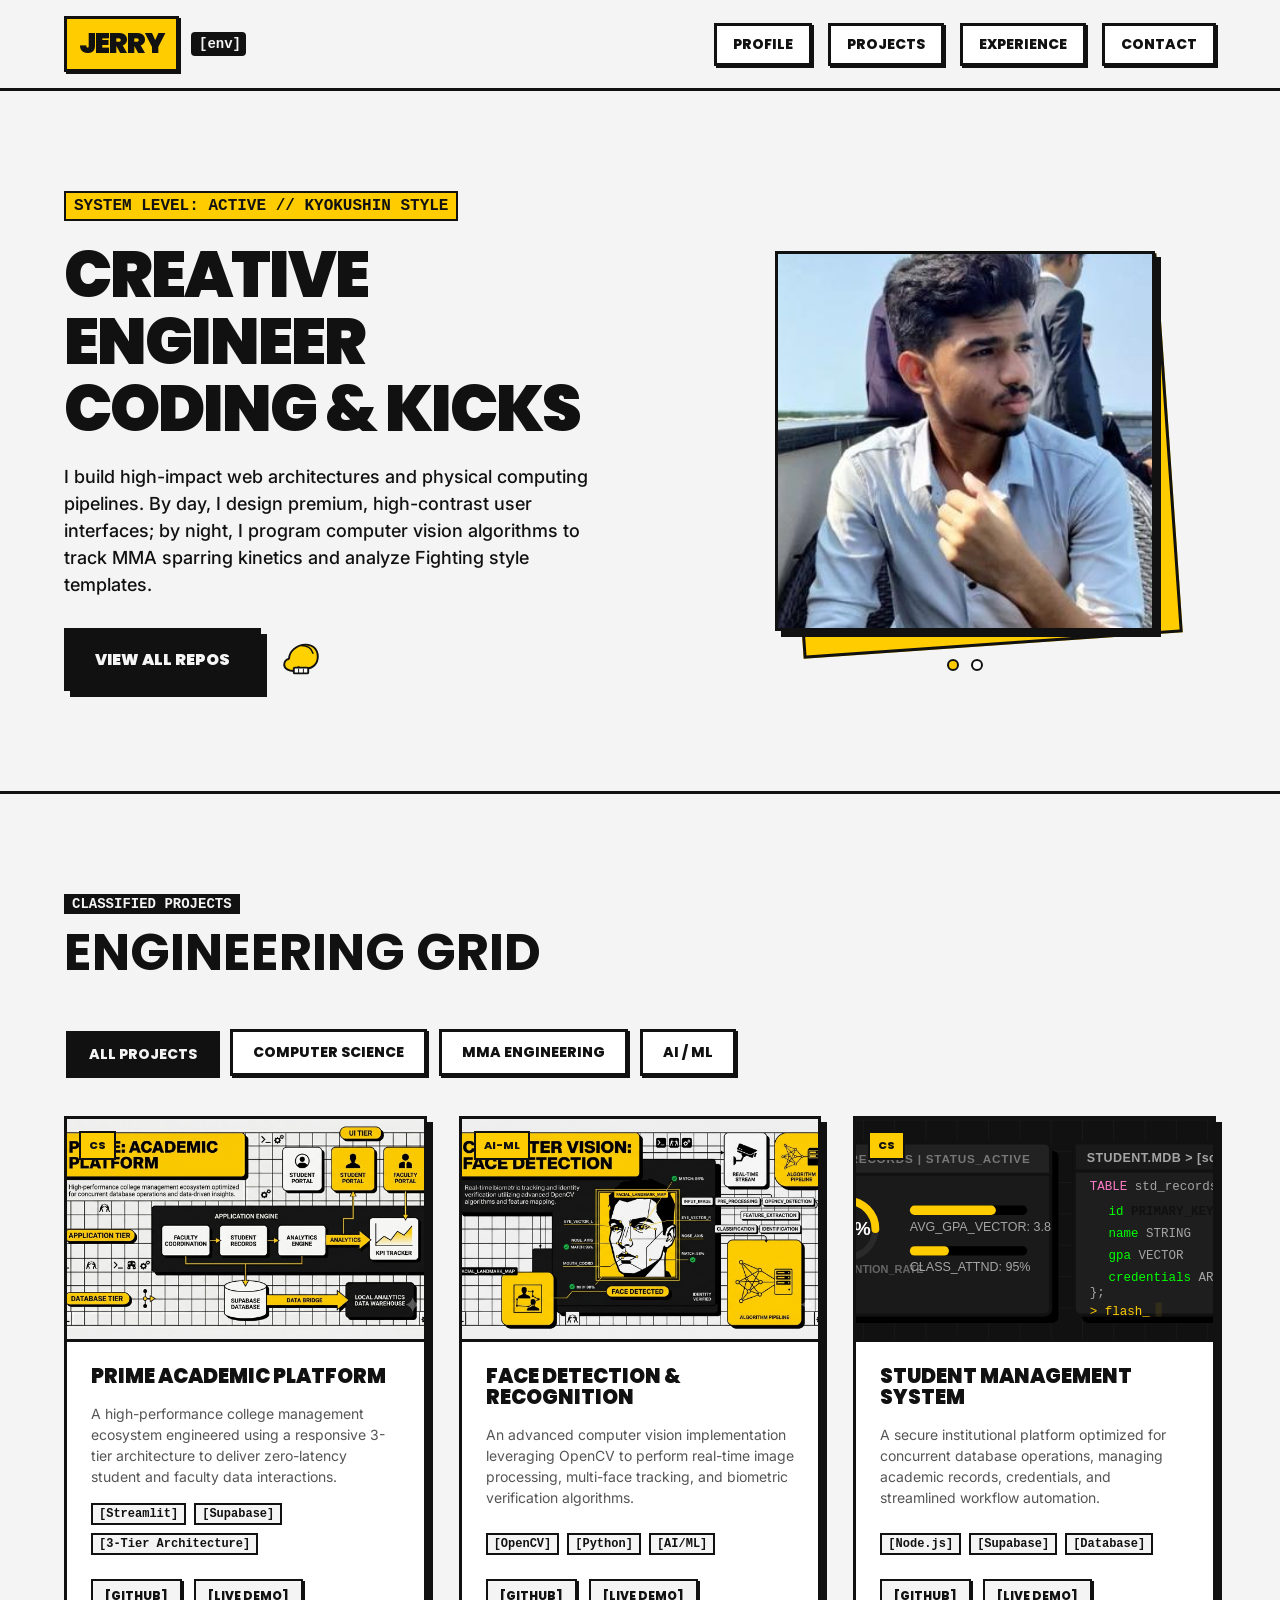
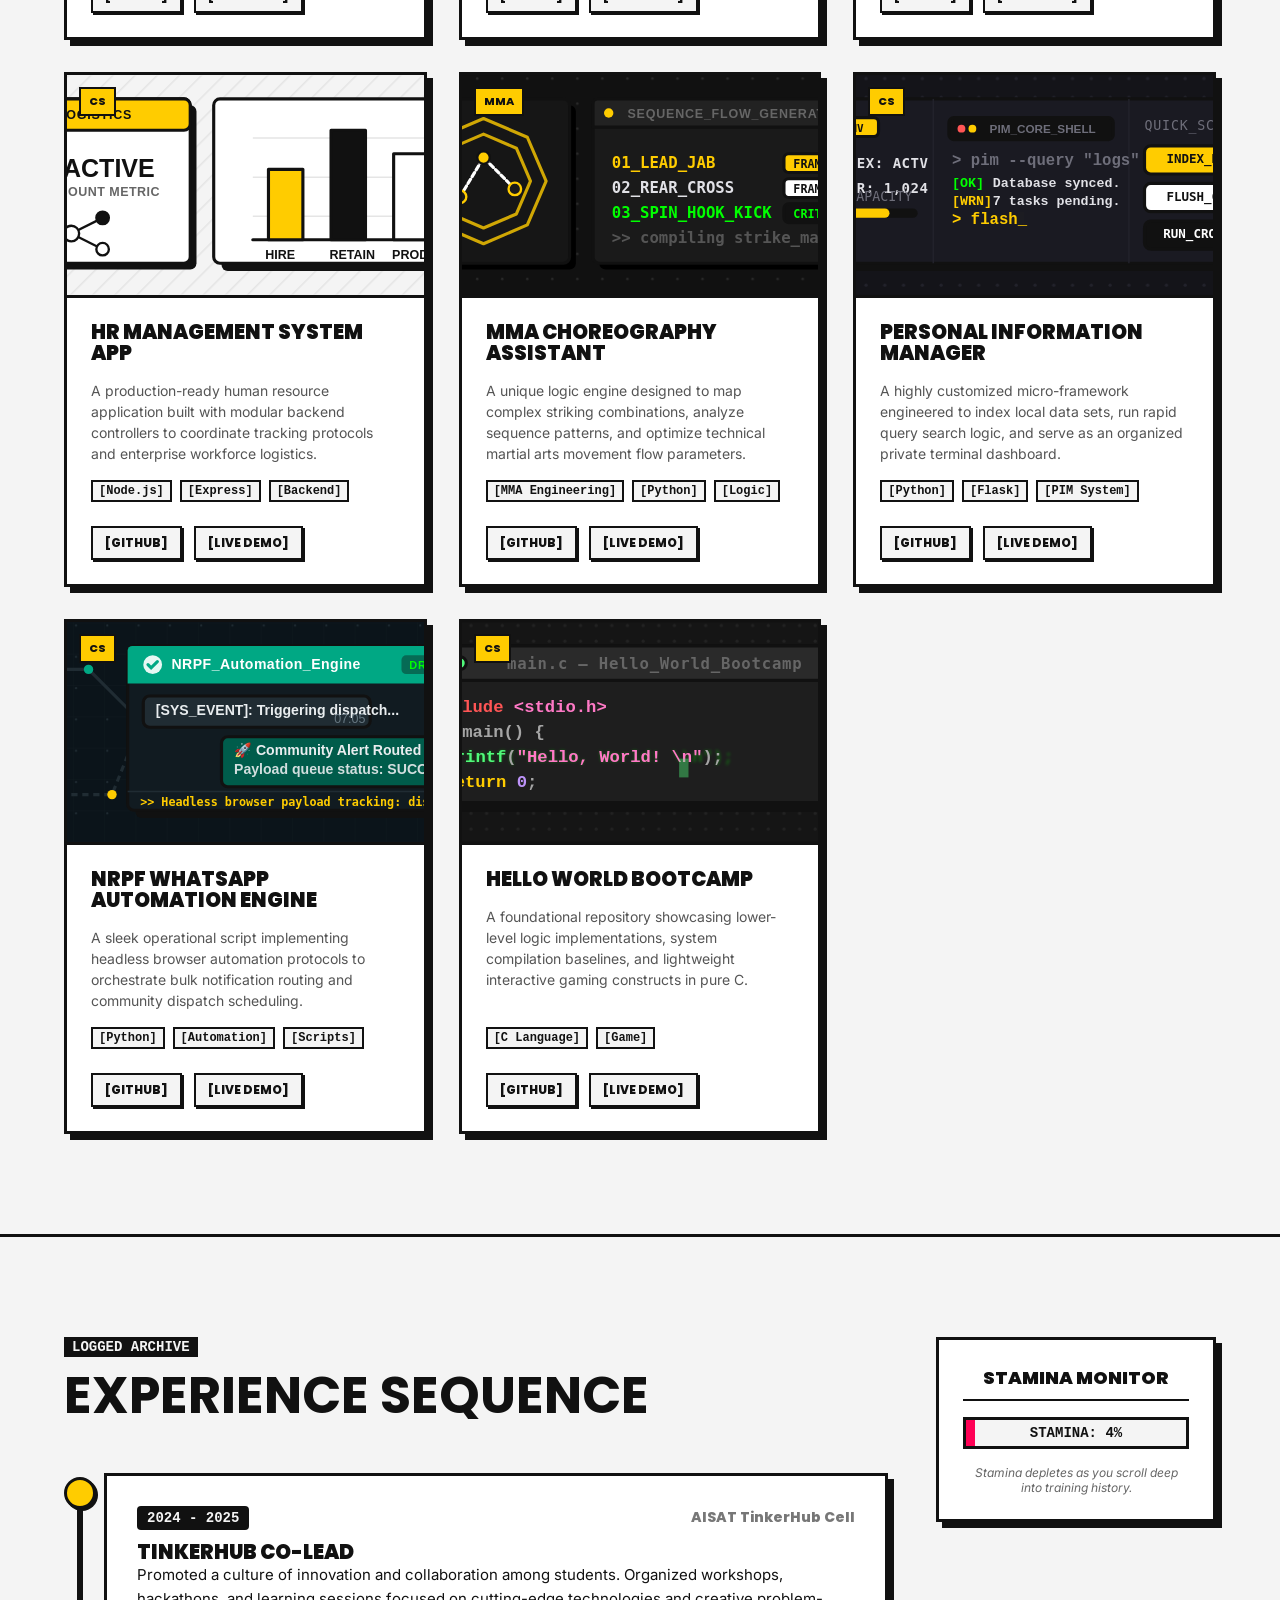
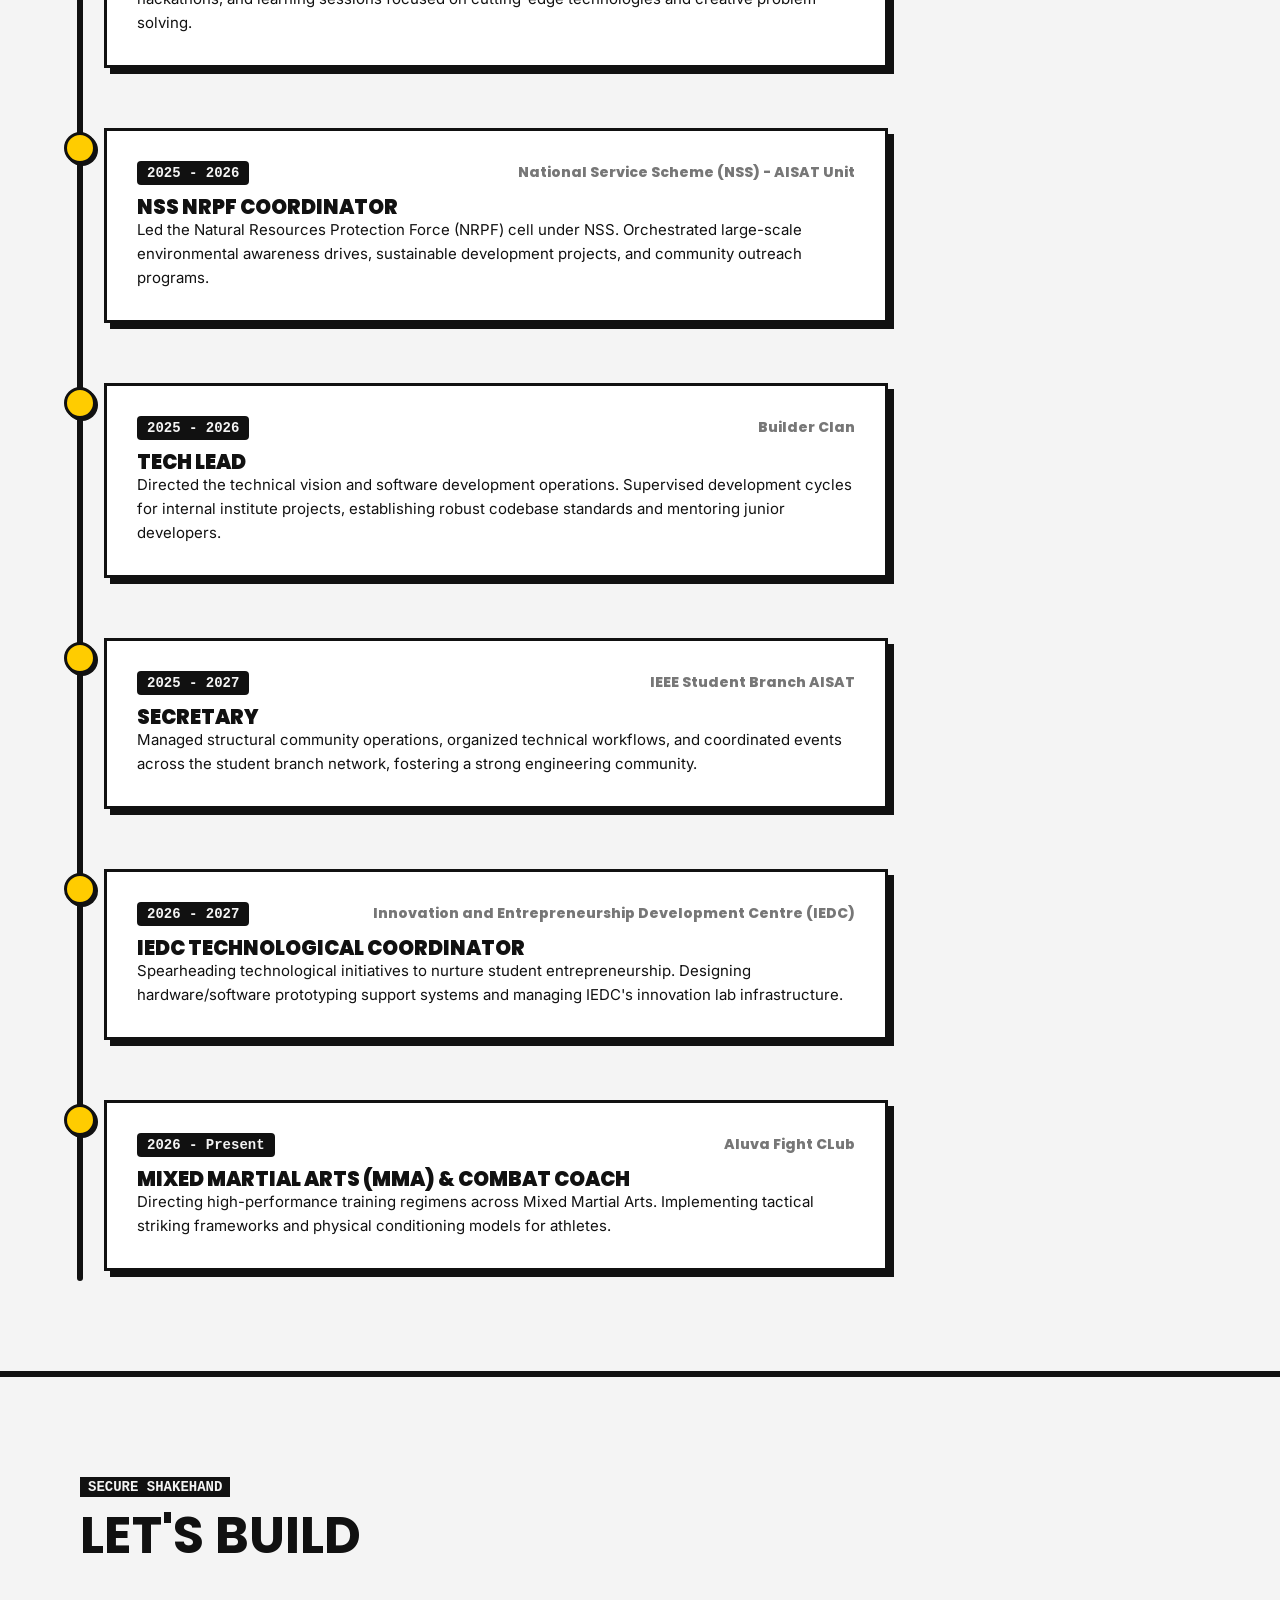
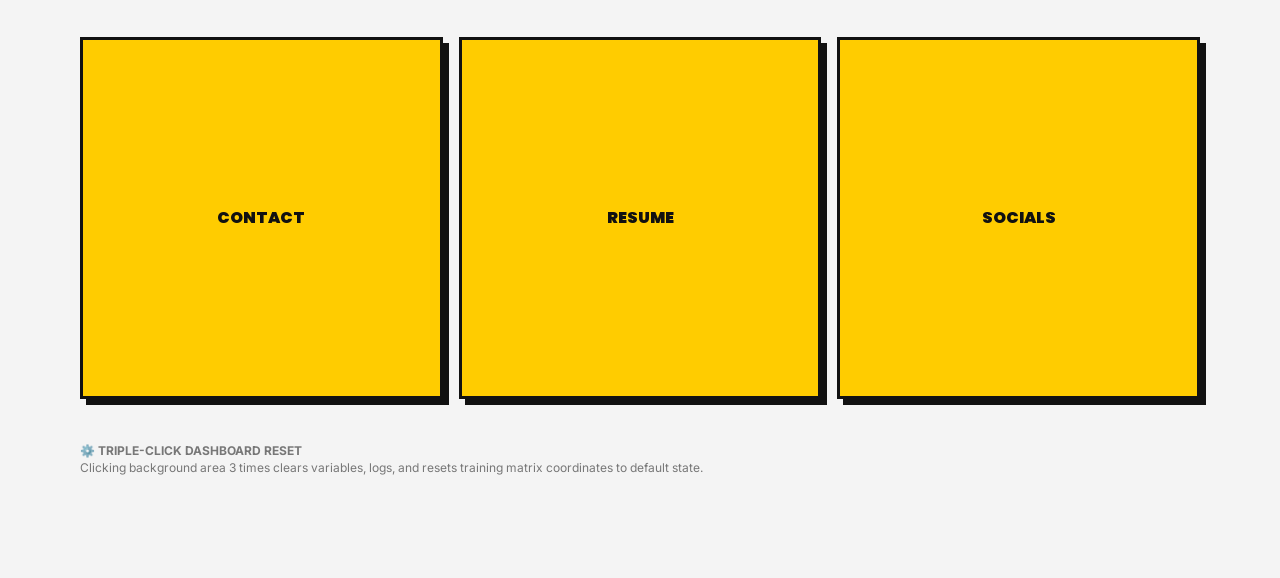
<file: index.html>
<!DOCTYPE html>
<html lang="en">
<head>
  <meta charset="UTF-8">
  <meta name="viewport" content="width=device-width, initial-scale=1.0">
  <title>Jerry | Coding & Kicks</title>
  <meta name="description" content="Portfolio of Jerry, Creative Frontend Engineer & Martial Arts Systems Architect. Merging high-performance code with physical strike tracking.">
  <link rel="stylesheet" href="./style.css">
</head>
<body>

  <canvas id="matrix-canvas"></canvas>

  <header>
    <div class="container nav-container">
      <div class="logo-wrapper">
        <a href="#" class="logo" id="logo-jerry">JERRY</a>
        <div class="env-bracket" id="env-bracket">
          <span>[env]</span>
          <span class="env-text" id="env-text">Loading env...</span>
        </div>
      </div>
      <nav>
        <ul>
          <li><a href="#profile" class="nav-link">Profile</a></li>
          <li><a href="#projects" class="nav-link">Projects</a></li>
          <li><a href="#experience" class="nav-link">Experience</a></li>
          <li><a href="#contact" class="nav-link">Contact</a></li>
        </ul>
      </nav>
    </div>
  </header>

  <section id="profile">
    <div class="container hero-grid">
      
      <div class="hero-text">
        <span class="hero-pretitle">SYSTEM LEVEL: ACTIVE // KYOKUSHIN STYLE</span>
        <h1 class="hero-title" id="hero-headers">
          <span>Creative Engineer</span>
          <span>Coding & Kicks</span>
        </h1>
        <p class="hero-subtitle">
          I build high-impact web architectures and physical computing pipelines. By day, I design premium, high-contrast user interfaces; by night, I program computer vision algorithms to track MMA sparring kinetics and analyze Fighting style templates.
        </p>
        
        <div class="hero-actions">
          <a href="#projects" class="btn btn-black" id="btn-repos-loop">View All Repos</a>
          <img src="./assets/boxing-glove.svg" alt="Punch to Compile" class="punch-trigger" id="punch-trigger" title="Punch to Compile Code!">
        </div>
      </div>

      <div class="portrait-outer">
        <div class="portrait-shadow-box"></div>
        <div class="portrait-frame" id="portrait-box">
          <img src="./assets/profile-tech.jpg" alt="Jerry Tech Crop" class="portrait-img tech" id="profile-img-tech">
          <img src="./assets/profile-athletic.jpg" alt="Jerry Athletic Crop" class="portrait-img athletic" id="profile-img-athletic">
        </div>
        
        <div class="portrait-controls">
          <span class="dot active" id="dot-tech" title="Tech View"></span>
          <span class="dot" id="dot-athletic" title="Athletic View"></span>
        </div>
      </div>

    </div>
  </section>

  <section id="projects">
    <div class="container">
      
      <div class="section-header">
        <span class="section-tag">CLASSIFIED PROJECTS</span>
        <h2 class="section-title">ENGINEERING GRID</h2>
      </div>

      <div class="filter-panel" id="filter-panel">
        <button class="filter-btn active" data-category="all">All Projects</button>
        <button class="filter-btn" data-category="cs">Computer Science</button>
        <button class="filter-btn" data-category="mma">MMA Engineering</button>
        <button class="filter-btn" data-category="ai-ml">AI / ML</button>
      </div>

      <div id="filter-trap-anchor"></div>

      <div class="projects-grid" id="projects-grid">
        </div>

    </div>
  </section>

  <section id="experience">
    <div class="container timeline-section-wrapper">
      
      <div>
        <div class="section-header">
          <span class="section-tag">LOGGED ARCHIVE</span>
          <h2 class="section-title">EXPERIENCE SEQUENCE</h2>
        </div>

        <div class="timeline-container" id="experience-timeline">
          </div>
      </div>

      <div class="stamina-meter-wrapper">
        <div class="stamina-header">STAMINA MONITOR</div>
        <div class="stamina-bar-container">
          <div class="stamina-bar-fill" id="stamina-bar"></div>
          <span class="stamina-label" id="stamina-text">STAMINA: 100%</span>
        </div>
        <p class="stamina-hint">Stamina depletes as you scroll deep into training history.</p>
      </div>

    </div>
  </section>

  <footer id="contact">
    <div class="container footer-grid">
      
      <div class="footer-links-box">
        <div class="section-header">
          <span class="section-tag">SECURE SHAKEHAND</span>
          <h2 class="section-title">LET'S BUILD</h2>
        </div>
        
        <div class="oversized-links-grid">
          <a href="mailto:jerrybernard2005@gmail.com?subject=Project%20Inquiry%20//%20Portfolio&body=Hi%20Jerry,%0A%0AI%20saw%20your%20portfolio%20and%20would%20love%20to%20connect%20regarding..." class="oversized-link" id="footer-contact-link">
            <span>Contact</span>
          </a>
          
          <a href="./resume-widget.html" class="oversized-link" id="footer-resume-link">
            <span>Resume</span>
          </a>
          
          <a href="https://instagram.com/jerryyyy.io" target="_blank" rel="noopener noreferrer" class="oversized-link" id="footer-social-link">
            <span>Socials</span>
            <div class="ko-badge" id="ko-badge">K.O!</div>
          </a>
        </div>

        <p class="footer-reset-notice" id="reset-trigger">
          ⚙️ <strong>TRIPLE-CLICK DASHBOARD RESET</strong><br>
          Clicking background area 3 times clears variables, logs, and resets training matrix coordinates to default state.
        </p>
      </div>

    </div> 
  </footer>

  <div class="midpoint-toast" id="midpoint-toast">
    <div class="toast-header">
      <span>⚠️ SYSTEM ANNOUNCEMENT</span>
      <span class="toast-close" id="toast-close">✖</span>
    </div>
    <div class="toast-body" id="toast-text">
      Mid-point reached. Keep pushing!
    </div>
  </div>

  <script src="./app.js"></script>
</body>
</html>
</file>
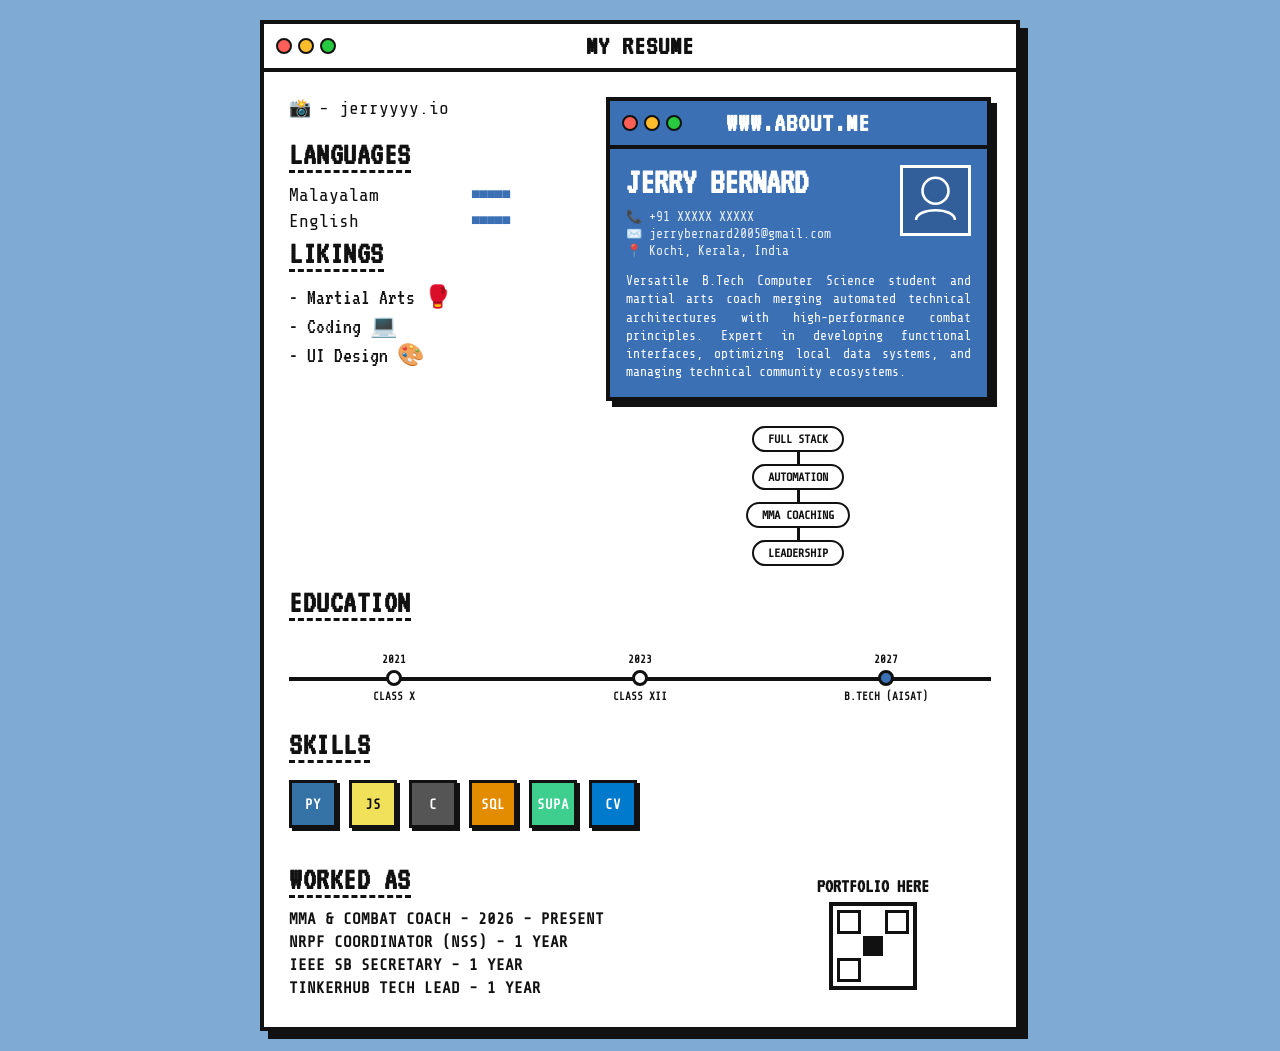
<file: resume-widget.html>
<!DOCTYPE html>
<html lang="en">
<head>
  <meta charset="UTF-8">
  <meta name="viewport" content="width=device-width, initial-scale=1.0">
  <title>Jerry's Retro Resume</title>
  <link rel="preconnect" href="https://fonts.googleapis.com">
  <link rel="preconnect" href="https://fonts.gstatic.com" crossorigin>
  <!-- Using retro pixel and monospaced typography to match image_40b007.jpg -->
  <link href="https://fonts.googleapis.com/css2?family=VT323&family=Share+Tech+Mono&display=swap" rel="stylesheet">
  <link rel="stylesheet" href="resume-widget.css">
</head>
<body>

  <!-- MAIN WINDOW (Matches outer layout of image_40b007.jpg) -->
  <div class="retro-window main-window">
    <div class="window-bar">
      <div class="window-dots">
        <span class="dot red"></span>
        <span class="dot yellow"></span>
        <span class="dot green"></span>
      </div>
      <div class="window-title">MY RESUME</div>
    </div>

    <div class="window-content grid-layout">
      
      <!-- LEFT COLUMN -->
      <div class="left-col">
        <!-- Social Links -->
        <div class="social-links">
          <div class="link-item">
            <span class="retro-icon handle-icon">📸</span>
            <span class="link-text">- jerryyyy.io</span>
          </div>
        </div>

        <!-- Languages Section -->
        <div class="section-container">
          <h2 class="retro-heading">LANGUAGES</h2>
          <div class="lang-row">
            <span class="lang-name">Malayalam</span>
            <span class="pixel-bar">■■■■■</span>
          </div>
          <div class="lang-row">
            <span class="lang-name">English</span>
            <span class="pixel-bar">■■■■■</span>
          </div>
        </div>

        <!-- Likings Section -->
        <div class="section-container">
          <h2 class="retro-heading">Likings</h2>
          <ul class="likings-list">
            <li>- Martial Arts 🥊</li>
            <li>- Coding 💻</li>
            <li>- UI Design 🎨</li>
          </ul>
        </div>
      </div>

      <!-- RIGHT COLUMN (Floating Card Stack) -->
      <div class="right-col">
        <!-- About Me Window Card Overlay -->
        <div class="retro-window about-card">
          <div class="window-bar blue-bar">
            <div class="window-dots">
              <span class="dot red"></span>
              <span class="dot yellow"></span>
              <span class="dot green"></span>
            </div>
            <div class="window-title">WWW.ABOUT.ME</div>
          </div>
          <div class="window-content card-inner">
            <div class="profile-header">
              <div class="profile-text">
                <h1 class="user-name">JERRY BERNARD</h1>
                <p class="contact-line">📞 +91 XXXXX XXXXX</p>
                <p class="contact-line">✉️ jerrybernard2005@gmail.com</p>
                <p class="contact-line">📍 Kochi, Kerala, India</p>
              </div>
              <!-- Avatar Placeholder Graphic -->
              <div class="avatar-container">
                <svg viewBox="0 0 100 100" class="pixel-avatar">
                  <circle cx="50" cy="35" r="20" fill="none" stroke="white" stroke-width="4"/>
                  <path d="M20 80 C20 60, 80 60, 80 80" fill="none" stroke="white" stroke-width="4"/>
                </svg>
              </div>
            </div>
            <p class="about-desc">
              Versatile B.Tech Computer Science student and martial arts coach merging automated technical architectures with high-performance combat principles. Expert in developing functional interfaces, optimizing local data systems, and managing technical community ecosystems.
            </p>
          </div>
        </div>

        <!-- Skill Nodes Floating Tree Structure -->
        <div class="node-tree">
          <div class="node-pill">FULL STACK</div>
          <div class="node-line"></div>
          <div class="node-pill">AUTOMATION</div>
          <div class="node-line"></div>
          <div class="node-pill">MMA COACHING</div>
          <div class="node-line"></div>
          <div class="node-pill">LEADERSHIP</div>
        </div>
      </div>

      <!-- BOTTOM ROW / FULL-WIDTH SECTIONS -->
      <div class="bottom-row">
        
        <!-- Education Timeline -->
        <div class="section-container education-section">
          <h2 class="retro-heading">EDUCATION</h2>
          <div class="timeline-wrapper">
            <div class="timeline-line"></div>
            <div class="timeline-node position-1">
              <span class="node-year">2021</span>
              <span class="node-dot"></span>
              <span class="node-label">CLASS X</span>
            </div>
            <div class="timeline-node position-2">
              <span class="node-year">2023</span>
              <span class="node-dot"></span>
              <span class="node-label">CLASS XII</span>
            </div>
            <div class="timeline-node position-3">
              <span class="node-year">2027</span>
              <span class="node-dot highlight-dot"></span>
              <span class="node-label">B.TECH (AISAT)</span>
            </div>
          </div>
        </div>

        <!-- Core Stack Skills Grid -->
        <div class="section-container skills-section">
          <h2 class="retro-heading">SKILLS</h2>
          <div class="skills-pixel-grid">
            <div class="skill-box py">PY</div>
            <div class="skill-box js">JS</div>
            <div class="skill-box c-lang">C</div>
            <div class="skill-box sql">SQL</div>
            <div class="skill-box sb">SUPA</div>
            <div class="skill-box cv">CV</div>
          </div>
        </div>

        <!-- Worked As & Portfolio Footer Area -->
        <div class="footer-grid">
          <div class="worked-as-box">
            <h2 class="retro-heading">WORKED AS</h2>
            <ul class="work-list">
              <li>MMA & COMBAT COACH - 2026 - PRESENT</li>
              <li>NRPF COORDINATOR (NSS) - 1 YEAR</li>
              <li>IEEE SB SECRETARY - 1 YEAR</li>
              <li>TINKERHUB TECH LEAD - 1 YEAR</li>
            </ul>
          </div>

          <div class="portfolio-qr-box">
            <span class="portfolio-tag">PORTFOLIO HERE</span>
            <!-- Decorative simulated QR code matrix pattern container -->
            <div class="retro-qr">
              <div class="qr-square top-left"></div>
              <div class="qr-square top-right"></div>
              <div class="qr-square bottom-left"></div>
              <div class="qr-fill"></div>
            </div>
          </div>
        </div>

      </div>

    </div>
  </div>

</body>
</html>
</file>
<file: style.css>
@import url('https://fonts.googleapis.com/css2?family=Inter:wght@400;500;600&family=Poppins:wght@800;900&display=swap');

/* --- Root Variables --- */
:root {
  --bg-offwhite: #F4F4F4;
  --accent-yellow: #FFCC00;
  --text-charcoal: #111111;
  --card-white: #FFFFFF;
  --border-thick: 3px solid var(--text-charcoal);
  --shadow-thick: 6px 6px 0px var(--text-charcoal);
  --shadow-thin: 2px 2px 0px var(--text-charcoal);
  --font-display: 'Poppins', sans-serif;
  --font-body: 'Inter', sans-serif;
  --toast-bg: var(--accent-yellow);
}

/* --- Base & Reset --- */
* {
  box-sizing: border-box;
  margin: 0;
  padding: 0;
}

body {
  background-color: var(--bg-offwhite);
  color: var(--text-charcoal);
  font-family: var(--font-body);
  overflow-x: hidden;
  transition: transform 0.8s cubic-bezier(0.19, 1, 0.22, 1), background-color 0.3s ease, color 0.3s ease;
  min-height: 100vh;
}

/* Konami Code 180 Rotation state */
body.konami-flipped {
  transform: rotate(180deg);
}

/* --- Layout Grid/Containers --- */
.container {
  max-width: 1200px;
  margin: 0 auto;
  padding: 0 24px;
}

section {
  padding: 100px 0;
  border-bottom: var(--border-thick);
}

/* --- Matrix Background Canvas --- */
#matrix-canvas {
  position: fixed;
  top: 0;
  left: 0;
  width: 100vw;
  height: 100vh;
  z-index: -2;
  pointer-events: none;
  opacity: 0.15;
}

/* --- Custom Scrollbar --- */
::-webkit-scrollbar {
  width: 12px;
}
::-webkit-scrollbar-track {
  background: var(--bg-offwhite);
  border-left: var(--border-thick);
}
::-webkit-scrollbar-thumb {
  background: var(--accent-yellow);
  border: 3px solid var(--text-charcoal);
}

/* --- Typography --- */
h1, h2, h3, h4 {
  font-family: var(--font-display);
  text-transform: uppercase;
  line-height: 1.05;
}

/* --- Sticky Global Nav --- */
header {
  position: sticky;
  top: 0;
  z-index: 100;
  background-color: var(--bg-offwhite);
  border-bottom: var(--border-thick);
  padding: 16px 0;
  transition: background-color 0.3s ease;
}

.nav-container {
  display: flex;
  justify-content: space-between;
  align-items: center;
}

.logo-wrapper {
  display: flex;
  align-items: center;
  gap: 12px;
}

.logo {
  font-family: var(--font-display);
  font-size: 28px;
  font-weight: 900;
  letter-spacing: -1px;
  text-decoration: none;
  color: var(--text-charcoal);
  border: var(--border-thick);
  background-color: var(--accent-yellow);
  padding: 4px 12px;
  box-shadow: var(--shadow-thin);
  user-select: none;
  cursor: pointer;
  transition: transform 0.1s ease;
}
.logo:active {
  transform: translate(2px, 2px);
  box-shadow: none;
}

.env-bracket {
  font-family: monospace;
  font-weight: bold;
  font-size: 14px;
  background: var(--text-charcoal);
  color: var(--bg-offwhite);
  padding: 4px 8px;
  border-radius: 4px;
  cursor: help;
  position: relative;
  overflow: hidden;
  max-width: 55px;
  white-space: nowrap;
  transition: max-width 0.4s cubic-bezier(0.19, 1, 0.22, 1);
}
.env-bracket.expanded {
  max-width: 250px;
}
.env-bracket .env-text {
  opacity: 0;
  margin-left: 6px;
  transition: opacity 0.3s ease;
  font-size: 11px;
}
.env-bracket.expanded .env-text {
  opacity: 1;
}

nav ul {
  display: flex;
  list-style: none;
  gap: 16px;
}

nav a {
  font-family: var(--font-display);
  font-weight: 800;
  font-size: 14px;
  text-decoration: none;
  color: var(--text-charcoal);
  border: var(--border-thick);
  background-color: var(--card-white);
  padding: 8px 16px;
  box-shadow: var(--shadow-thin);
  text-transform: uppercase;
  transition: background-color 0.2s, box-shadow 0.2s, transform 0.2s;
  display: inline-block;
}

nav a:hover {
  background-color: var(--accent-yellow);
  animation: lateralShake 0.15s infinite alternate;
}

nav a:active {
  transform: translate(2px, 2px);
  box-shadow: none;
}

@keyframes lateralShake {
  0% { transform: translateX(-2px); }
  100% { transform: translateX(2px); }
}

/* --- Hero Section --- */
.hero-grid {
  display: grid;
  grid-template-columns: 1.2fr 1fr;
  gap: 48px;
  align-items: center;
}

.hero-text {
  display: flex;
  flex-direction: column;
  gap: 20px;
}

.hero-pretitle {
  font-family: monospace;
  font-weight: bold;
  font-size: 16px;
  color: var(--text-charcoal);
  background: var(--accent-yellow);
  align-self: flex-start;
  padding: 4px 8px;
  border: 2px solid var(--text-charcoal);
}

.hero-title {
  font-size: clamp(2.5rem, 5vw, 5rem);
  font-weight: 900;
  letter-spacing: -2px;
  text-transform: uppercase;
}

.hero-title span {
  display: block;
}

.hero-subtitle {
  font-size: 18px;
  line-height: 1.5;
  font-weight: 500;
  max-width: 540px;
}

.hero-actions {
  display: flex;
  gap: 16px;
  margin-top: 10px;
  align-items: center;
}

.btn {
  font-family: var(--font-display);
  font-weight: 900;
  text-transform: uppercase;
  text-decoration: none;
  color: var(--text-charcoal);
  background: var(--accent-yellow);
  border: var(--border-thick);
  padding: 16px 28px;
  box-shadow: var(--shadow-thick);
  display: inline-flex;
  align-items: center;
  gap: 10px;
  font-size: 16px;
  cursor: pointer;
  transition: transform 0.15s, box-shadow 0.15s, background-color 0.15s;
}

.btn:hover {
  transform: translate(2px, 2px);
  box-shadow: 4px 4px 0px var(--text-charcoal);
}

.btn:active {
  transform: translate(6px, 6px);
  box-shadow: none;
}

.btn-black {
  background: var(--text-charcoal);
  color: var(--bg-offwhite);
  border: 3px solid var(--text-charcoal);
}
.btn-black:hover {
  background: var(--text-charcoal);
  color: var(--accent-yellow);
}

/* Punch-to-compile classes */
.punch-trigger {
  width: 48px;
  height: 48px;
  cursor: pointer;
  transition: transform 0.1s ease;
  user-select: none;
}
.punch-trigger:active {
  transform: scale(0.85) rotate(-15deg);
}

.impact-shake {
  animation: compileImpact 0.2s ease-in-out;
}

@keyframes compileImpact {
  0%, 100% { transform: translate(0, 0) rotate(0deg); }
  20% { transform: translate(-8px, 4px) rotate(-1deg); }
  40% { transform: translate(6px, -4px) rotate(1.5deg); }
  60% { transform: translate(-4px, -2px) rotate(-0.5deg); }
  80% { transform: translate(4px, 2px) rotate(1deg); }
}

.xp-bubble {
  position: absolute;
  font-family: var(--font-display);
  font-weight: 900;
  font-size: 18px;
  color: var(--text-charcoal);
  background: var(--accent-yellow);
  border: 2px solid var(--text-charcoal);
  padding: 4px 8px;
  box-shadow: var(--shadow-thin);
  pointer-events: none;
  z-index: 1000;
  animation: xpFloatUp 1.2s cubic-bezier(0.25, 1, 0.5, 1) forwards;
}

@keyframes xpFloatUp {
  0% { transform: translate(-50%, -50%) translateY(0) scale(0.8); opacity: 0; }
  15% { transform: translate(-50%, -50%) translateY(-15px) scale(1.1); opacity: 1; }
  100% { transform: translate(-50%, -50%) translateY(-100px) scale(0.9); opacity: 0; }
}

/* Hero Portrait Box */
.portrait-outer {
  position: relative;
  width: 100%;
  max-width: 380px;
  aspect-ratio: 1 / 1;
  margin: 0 auto;
}

/* Skewed yellow accent box behind portrait */
.portrait-shadow-box {
  position: absolute;
  top: 15px;
  left: 15px;
  width: 100%;
  height: 100%;
  background-color: var(--accent-yellow);
  border: var(--border-thick);
  transform: rotate(-4deg);
  z-index: 1;
}

.portrait-frame {
  position: absolute;
  top: 0;
  left: 0;
  width: 100%;
  height: 100%;
  background-color: var(--card-white);
  border: var(--border-thick);
  box-shadow: var(--shadow-thick);
  z-index: 2;
  overflow: hidden;
  cursor: pointer;
  transition: transform 0.2s cubic-bezier(0.175, 0.885, 0.32, 1.275);
}

.portrait-frame.parry-pop {
  transform: scale(1.08) rotate(2deg);
}

.portrait-img {
  position: absolute;
  top: 0;
  left: 0;
  width: 100%;
  height: 100%;
  object-fit: cover;
  transition: opacity 0.4s ease-in-out;
}

.portrait-img.tech {
  opacity: 1;
  z-index: 2;
}

.portrait-img.athletic {
  opacity: 0;
  z-index: 1;
}

.portrait-img.fade-out {
  opacity: 0;
}

.portrait-img.fade-in {
  opacity: 1;
  z-index: 3;
}

.portrait-controls {
  position: absolute;
  bottom: -40px;
  left: 50%;
  transform: translateX(-50%);
  display: flex;
  gap: 12px;
  z-index: 3;
}

.dot {
  width: 12px;
  height: 12px;
  border-radius: 50%;
  border: 2px solid var(--text-charcoal);
  background-color: var(--card-white);
  cursor: pointer;
  transition: background-color 0.2s;
}

.dot.active {
  background-color: var(--accent-yellow);
}

.parry-bubble {
  position: absolute;
  font-family: var(--font-display);
  font-weight: 900;
  font-size: 24px;
  background-color: #FF0055;
  color: var(--card-white);
  border: var(--border-thick);
  padding: 6px 14px;
  box-shadow: var(--shadow-thin);
  z-index: 10;
  pointer-events: none;
  animation: parryFloat 0.8s cubic-bezier(0.175, 0.885, 0.32, 1.275) forwards;
}

@keyframes parryFloat {
  0% { transform: scale(0.5); opacity: 0; }
  30% { transform: scale(1.1) rotate(-5deg); opacity: 1; }
  100% { transform: translateY(-40px) scale(0.9) rotate(5deg); opacity: 0; }
}

/* --- Projects Filtering Panel --- */
.section-header {
  margin-bottom: 50px;
  display: flex;
  flex-direction: column;
  gap: 12px;
}

.section-tag {
  font-family: monospace;
  font-weight: bold;
  font-size: 14px;
  background: var(--text-charcoal);
  color: var(--bg-offwhite);
  align-self: flex-start;
  padding: 2px 8px;
}

.section-title {
  font-size: clamp(2rem, 4vw, 3.5rem);
}

.filter-panel {
  display: flex;
  flex-wrap: wrap;
  gap: 12px;
  margin-bottom: 40px;
}

.filter-btn {
  font-family: var(--font-display);
  font-weight: 800;
  font-size: 14px;
  text-transform: uppercase;
  background-color: var(--card-white);
  color: var(--text-charcoal);
  border: var(--border-thick);
  padding: 10px 20px;
  box-shadow: var(--shadow-thin);
  cursor: pointer;
  transition: transform 0.15s, box-shadow 0.15s, background-color 0.15s;
}

.filter-btn:hover {
  background-color: var(--accent-yellow);
}

.filter-btn.active {
  background-color: var(--text-charcoal);
  color: var(--bg-offwhite);
  box-shadow: none;
  transform: translate(2px, 2px);
}

/* Stack Overflow Trap styling */
.stack-overflow-alert {
  background-color: #FF0055;
  color: white;
  font-family: monospace;
  font-weight: bold;
  padding: 16px;
  border: var(--border-thick);
  box-shadow: var(--shadow-thick);
  margin-bottom: 30px;
  position: relative;
  animation: shakeAlert 0.4s ease-in-out;
}

.stack-overflow-close {
  position: absolute;
  top: 10px;
  right: 15px;
  cursor: pointer;
  font-size: 20px;
}

@keyframes shakeAlert {
  0%, 100% { transform: translateX(0); }
  20%, 60% { transform: translateX(-8px); }
  40%, 80% { transform: translateX(8px); }
}

/* Projects Grid and Cards */
.projects-grid {
  display: grid;
  grid-template-columns: repeat(auto-fill, minmax(320px, 1fr));
  gap: 32px;
}

/* Native CSS Scroll Reveal for project-cards */
@keyframes neoReveal {
  from { opacity: 0; transform: translateY(40px) scale(0.96); }
  to { opacity: 1; transform: translateY(0) scale(1); }
}

.project-card {
  background-color: var(--card-white);
  border: var(--border-thick);
  box-shadow: var(--shadow-thick);
  display: flex;
  flex-direction: column;
  overflow: hidden;
  transition: transform 0.15s ease, box-shadow 0.15s ease, border-color 0.2s ease;
  animation: neoReveal linear both;
  animation-timeline: view();
  animation-range: entry 10% cover 40%;
}

.project-card:hover {
  transform: translate(4px, 4px);
  box-shadow: 2px 2px 0px var(--text-charcoal);
}

.project-card.tag-highlighted {
  border-color: var(--accent-yellow);
  box-shadow: 6px 6px 0px var(--accent-yellow);
}

.project-img-wrapper {
  position: relative;
  width: 100%;
  aspect-ratio: 16 / 10;
  border-bottom: var(--border-thick);
  overflow: hidden;
  background-color: var(--bg-offwhite);
}

.project-img {
  width: 100%;
  height: 100%;
  object-fit: cover;
  transition: transform 0.3s ease;
}

.project-card:hover .project-img {
  transform: scale(1.05);
}

.project-category-badge {
  position: absolute;
  top: 12px;
  left: 12px;
  background-color: var(--accent-yellow);
  color: var(--text-charcoal);
  border: 2px solid var(--text-charcoal);
  padding: 4px 8px;
  font-family: var(--font-display);
  font-size: 11px;
  font-weight: 800;
  text-transform: uppercase;
}

.project-content {
  padding: 24px;
  display: flex;
  flex-direction: column;
  gap: 16px;
  flex-grow: 1;
}

.project-title {
  font-size: 20px;
  font-weight: 900;
}

.project-desc {
  font-size: 14px;
  color: #555555;
  line-height: 1.5;
  flex-grow: 1;
}

.project-tags {
  display: flex;
  flex-wrap: wrap;
  gap: 8px;
}

.tech-tag {
  font-family: monospace;
  font-weight: bold;
  font-size: 12px;
  background-color: var(--bg-offwhite);
  border: 2px solid var(--text-charcoal);
  padding: 2px 6px;
  cursor: pointer;
  user-select: none;
  transition: background-color 0.2s, transform 0.1s;
}
.tech-tag:hover {
  background-color: var(--accent-yellow);
  transform: scale(1.05);
}
.tech-tag.active {
  background-color: var(--text-charcoal);
  color: var(--bg-offwhite);
}

.project-links {
  display: flex;
  gap: 12px;
  margin-top: 8px;
}

.project-link {
  font-family: var(--font-display);
  font-weight: 800;
  font-size: 12px;
  text-decoration: none;
  color: var(--text-charcoal);
  background-color: var(--bg-offwhite);
  border: 2px solid var(--text-charcoal);
  padding: 6px 12px;
  box-shadow: 2px 2px 0px var(--text-charcoal);
  text-transform: uppercase;
  transition: transform 0.1s, box-shadow 0.1s;
}
.project-link:hover {
  background-color: var(--accent-yellow);
}
.project-link:active {
  transform: translate(2px, 2px);
  box-shadow: none;
}

/* --- Experience Timeline --- */
.timeline-section-wrapper {
  display: grid;
  grid-template-columns: 1fr 280px;
  gap: 48px;
}

@media (max-width: 900px) {
  .timeline-section-wrapper {
    grid-template-columns: 1fr;
  }
  .stamina-meter-wrapper {
    display: none !important;
  }
}

.timeline-container {
  position: relative;
  padding-left: 40px;
}

/* Vertical Timeline Line */
.timeline-container::before {
  content: '';
  position: absolute;
  top: 10px;
  left: 13px;
  width: 6px;
  height: 100%;
  background-color: var(--text-charcoal);
  border-radius: 3px;
}

.timeline-item {
  position: relative;
  margin-bottom: 60px;
}

.timeline-item:last-child {
  margin-bottom: 0;
}

/* Timeline Node Circle */
.timeline-node {
  position: absolute;
  left: -40px;
  top: 4px;
  width: 32px;
  height: 32px;
  border-radius: 50%;
  border: var(--border-thick);
  background-color: var(--accent-yellow);
  cursor: crosshair;
  z-index: 5;
  box-shadow: var(--shadow-thin);
  transition: transform 0.2s cubic-bezier(0.175, 0.885, 0.32, 1.275), background-color 0.2s;
}
.timeline-node:hover {
  transform: scale(1.2);
  background-color: var(--text-charcoal);
}

.timeline-card {
  background-color: var(--card-white);
  border: var(--border-thick);
  box-shadow: var(--shadow-thick);
  padding: 30px;
  transition: transform 0.15s, box-shadow 0.15s;
}
.timeline-card:hover {
  transform: translate(4px, 4px);
  box-shadow: 2px 2px 0px var(--text-charcoal);
}

.timeline-meta {
  display: flex;
  justify-content: space-between;
  align-items: baseline;
  flex-wrap: wrap;
  gap: 12px;
  margin-bottom: 12px;
}

.timeline-date {
  font-family: monospace;
  font-weight: bold;
  font-size: 14px;
  background-color: var(--text-charcoal);
  color: var(--bg-offwhite);
  padding: 4px 10px;
  border-radius: 4px;
  cursor: ew-resize;
  user-select: none;
  display: inline-block;
}

.timeline-role {
  font-size: 20px;
  font-weight: 900;
}

.timeline-company {
  font-family: var(--font-display);
  font-weight: 800;
  font-size: 14px;
  color: #777777;
}

.timeline-desc {
  font-size: 15px;
  line-height: 1.6;
}

/* Exploding keyword token animations */
.exploding-token {
  position: absolute;
  font-family: monospace;
  font-weight: bold;
  font-size: 14px;
  color: var(--bg-offwhite);
  background-color: var(--text-charcoal);
  border: 1px solid var(--accent-yellow);
  padding: 2px 6px;
  z-index: 1000;
  pointer-events: none;
  animation: flyOut 1.5s cubic-bezier(0.1, 0.8, 0.3, 1) forwards;
}

@keyframes flyOut {
  0% { transform: translate(-50%, -50%) translate(0, 0) rotate(0deg); opacity: 1; }
  100% { transform: translate(-50%, -50%) translate(var(--tx), var(--ty)) rotate(var(--rot)); opacity: 0; }
}

/* Stamina Meter Sidebar */
.stamina-meter-wrapper {
  position: sticky;
  top: 150px;
  height: fit-content;
  border: var(--border-thick);
  background: var(--card-white);
  box-shadow: var(--shadow-thick);
  padding: 24px;
  display: flex;
  flex-direction: column;
  gap: 16px;
}

.stamina-header {
  font-family: var(--font-display);
  font-size: 18px;
  font-weight: 900;
  text-align: center;
  border-bottom: 2px solid var(--text-charcoal);
  padding-bottom: 8px;
}

.stamina-bar-container {
  height: 32px;
  border: 3px solid var(--text-charcoal);
  background-color: var(--bg-offwhite);
  position: relative;
  overflow: hidden;
}

.stamina-bar-fill {
  height: 100%;
  width: 100%;
  background-color: var(--accent-yellow);
  transition: width 0.1s linear, background-color 0.3s;
}

.stamina-label {
  position: absolute;
  top: 50%;
  left: 50%;
  transform: translate(-50%, -50%);
  font-family: monospace;
  font-weight: 900;
  font-size: 14px;
  color: var(--text-charcoal);
  pointer-events: none;
}

.stamina-hint {
  font-size: 12px;
  color: #666;
  text-align: center;
  font-style: italic;
}

/* Scroll Midpoint Toast Warning */
.midpoint-toast {
  position: fixed;
  bottom: 30px;
  right: -350px;
  width: 320px;
  background-color: var(--toast-bg);
  border: var(--border-thick);
  box-shadow: var(--shadow-thick);
  padding: 16px;
  z-index: 500;
  display: flex;
  flex-direction: column;
  gap: 8px;
  transition: right 0.5s cubic-bezier(0.19, 1, 0.22, 1);
}

.midpoint-toast.show {
  right: 30px;
}

.toast-header {
  display: flex;
  justify-content: space-between;
  font-family: var(--font-display);
  font-weight: 900;
  font-size: 14px;
  border-bottom: 2px solid var(--text-charcoal);
  padding-bottom: 4px;
}

.toast-body {
  font-size: 13px;
  line-height: 1.4;
}

.toast-close {
  cursor: pointer;
}
/* --- Footer & Form Module --- */
footer {
  background-color: var(--bg-offwhite);
  padding: 100px 0;
  border-top: var(--border-thick);
  
  /* Forces the footer to span full width */
  width: 100%; 
  box-sizing: border-box;
}

/* If you have a wrapping container inside the footer, 
   uncomment this to make it stretch full width too */
/* footer .container {
  width: 100%;
  max-width: 100%;
  padding: 0 40px; 
  box-sizing: border-box;
}
*/

.footer-grid {
  display: grid;
  /* Since you removed the contact area, changed this to a full-width 1-column layout */
  grid-template-columns: 1fr; 
  gap: 60px;
  width: 100%;
  /* Optional: Adds padding to the sides so your links don't touch the screen edges */
  padding: 0 40px; 
  box-sizing: border-box;
}

@media (max-width: 800px) {
  .footer-grid {
    grid-template-columns: 1fr;
    padding: 0 20px; /* Snugger padding on mobile */
  }
}

.footer-links-box {
  display: flex;
  flex-direction: column;
  gap: 24px;
  width: 100%;
}

.oversized-links-grid {
  display: grid;
  /* Keeps the 3-column layout for your links, stretching across the full screen width */
  grid-template-columns: repeat(3, 1fr); 
  gap: 16px;
  width: 100%;
}

.oversized-link {
  aspect-ratio: 1 / 1;
  background-color: var(--accent-yellow);
  border: var(--border-thick);
  box-shadow: var(--shadow-thick);
  display: flex;
  flex-direction: column;
  justify-content: center;
  align-items: center;
  text-decoration: none;
  color: var(--text-charcoal);
  font-family: var(--font-display);
  font-weight: 900;
  font-size: 16px;
  text-transform: uppercase;
  transition: transform 0.15s, box-shadow 0.15s;
  position: relative;
}

.oversized-link:hover {
  transform: translate(3px, 3px);
  box-shadow: 3px 3px 0px var(--text-charcoal);
}

.oversized-link:active {
  transform: translate(6px, 6px);
  box-shadow: none;
}

.oversized-link span {
  text-align: center;
  padding: 8px;
}

/* KO Badge override for Instagram */
.ko-badge {
  position: absolute;
  top: -12px;
  right: -12px;
  background-color: #FF0055;
  color: white;
  border: 2px solid var(--text-charcoal);
  padding: 2px 6px;
  font-family: var(--font-display);
  font-size: 11px;
  font-weight: 900;
  box-shadow: 2px 2px 0 var(--text-charcoal);
  opacity: 0;
  transform: scale(0.5);
  transition: opacity 0.2s, transform 0.2s;
}

.oversized-link:hover .ko-badge {
  opacity: 1;
  transform: scale(1) rotate(15deg);
}

.footer-reset-notice {
  font-size: 12px;
  color: #777;
  text-align: left;
  line-height: 1.4;
  margin-top: 20px;
  cursor: pointer;
  user-select: none;
}

/* Contact Form */
.contact-form {
  background-color: var(--card-white);
  border: var(--border-thick);
  box-shadow: var(--shadow-thick);
  padding: 32px;
  display: flex;
  flex-direction: column;
  gap: 20px;
}

.form-group {
  display: flex;
  flex-direction: column;
  gap: 8px;
}

.form-group label {
  font-family: var(--font-display);
  font-weight: 800;
  font-size: 14px;
  text-transform: uppercase;
}

.form-control {
  font-family: var(--font-body);
  font-size: 15px;
  padding: 12px 16px;
  border: var(--border-thick);
  background-color: var(--bg-offwhite);
  color: var(--text-charcoal);
  outline: none;
  transition: border-color 0.2s, box-shadow 0.2s;
}

.form-control:focus {
  background-color: var(--card-white);
  box-shadow: 3px 3px 0 var(--text-charcoal);
}

textarea.form-control {
  resize: vertical;
  min-height: 120px;
}

/* SQL query injection warning state */
.form-control.warning-sql {
  border-color: #FF0055 !important;
  box-shadow: 4px 4px 0 #FF0055 !important;
  background-color: #FFF0F4;
}

.sql-warning-text {
  font-family: monospace;
  font-weight: bold;
  font-size: 12px;
  color: #FF0055;
  display: none;
  animation: shakeAlert 0.4s ease-in-out;
}

.form-control.warning-sql + .sql-warning-text {
  display: block;
}

/* Utility Animations */
@keyframes shakeHorizontal {
  0%, 100% { transform: translateX(0); }
  25% { transform: translateX(-4px); }
  75% { transform: translateX(4px); }
}
</file>
<file: resume-widget.css>
/* GLOBAL CONFIG & THEME TOKENS FROM image_40b007.jpg */
:root {
  --window-bg: #ffffff;
  --window-border: #111111;
  --blue-primary: #3b70b5;
  --text-dark: #111111;
  --pixel-font: 'VT323', monospace;
  --tech-font: 'Share Tech Mono', monospace;
}

body {
  background-color: #7faad4; /* Bliss sky-blue color scheme background fallback */
  font-family: var(--tech-font);
  color: var(--text-dark);
  margin: 0;
  padding: 20px;
  display: flex;
  justify-content: center;
  align-items: center;
  min-height: 100vh;
}

/* WINDOW ARCHITECTURE STRUCTURE */
.retro-window {
  background: var(--window-bg);
  border: 4px solid var(--window-border);
  box-shadow: 8px 8px 0px var(--window-border);
  position: relative;
  box-sizing: border-box;
}

.main-window {
  width: 100%;
  max-width: 760px;
  background-color: #ffffff;
}

.window-bar {
  background-color: #ffffff;
  border-bottom: 4px solid var(--window-border);
  padding: 8px 12px;
  display: flex;
  align-items: center;
  position: relative;
}

.blue-bar {
  background-color: var(--blue-primary) !important;
  color: #ffffff !important;
}

.window-dots {
  display: flex;
  gap: 6px;
  position: absolute;
  left: 12px;
}

.dot {
  width: 12px;
  height: 12px;
  border-radius: 50%;
  border: 2px solid var(--window-border);
  display: inline-block;
}
.dot.red { background-color: #ff5f56; }
.dot.yellow { background-color: #ffbd2e; }
.dot.green { background-color: #27c93f; }

.window-title {
  width: 100%;
  text-align: center;
  font-family: var(--pixel-font);
  font-size: 28px;
  font-weight: bold;
  letter-spacing: 1px;
}

.window-content {
  padding: 25px;
}

/* CONTENT GRID LAYOUT MATRIX */
.grid-layout {
  display: grid;
  grid-template-columns: 1fr 1.3fr;
  gap: 20px;
}

.bottom-row {
  grid-column: 1 / span 2;
  display: flex;
  flex-direction: column;
  gap: 25px;
}

/* TYPOGRAPHY COMPONENTS */
.retro-heading {
  font-family: var(--pixel-font);
  font-size: 32px;
  text-transform: uppercase;
  margin: 0 0 12px 0;
  border-bottom: 3px dashed var(--window-border);
  display: inline-block;
  letter-spacing: 0.5px;
}

/* LEFT COLUMN SUB-ELEMENTS */
.social-links {
  margin-bottom: 20px;
}
.link-item {
  display: flex;
  align-items: center;
  font-size: 18px;
  gap: 8px;
}
.pixel-bar {
  color: var(--blue-primary);
  letter-spacing: -2px;
  font-size: 16px;
}
.lang-row {
  display: flex;
  justify-content: space-between;
  max-width: 220px;
  margin-bottom: 6px;
  font-size: 18px;
}
.likings-list {
  list-style: none;
  padding: 0;
  margin: 0;
  font-size: 22px;
  font-family: var(--pixel-font);
}
.likings-list li {
  margin-bottom: 4px;
}

/* RIGHT COLUMN / PROFILE OVERLAY OVERVIEW CARD */
.about-card {
  box-shadow: 6px 6px 0px var(--window-border);
  background-color: var(--blue-primary);
  color: #ffffff;
}
.card-inner {
  padding: 16px;
}
.user-name {
  font-family: var(--pixel-font);
  font-size: 36px;
  margin: 0 0 10px 0;
  line-height: 0.95;
}
.contact-line {
  margin: 2px 0;
  font-size: 13px;
  opacity: 0.9;
}
.profile-header {
  display: flex;
  justify-content: space-between;
  align-items: flex-start;
  margin-bottom: 12px;
}
.avatar-container {
  width: 65px;
  height: 65px;
  border: 3px solid #ffffff;
  background-color: rgba(0,0,0,0.15);
}
.about-desc {
  font-size: 13px;
  line-height: 1.4;
  margin: 0;
  text-align: justify;
}

/* CONCENTRIC NODE TREE SYSTEM */
.node-tree {
  display: flex;
  flex-direction: column;
  align-items: center;
  margin-top: 25px;
}
.node-pill {
  border: 2px solid var(--window-border);
  padding: 4px 14px;
  border-radius: 20px;
  font-size: 12px;
  font-weight: bold;
  background-color: #ffffff;
}
.node-line {
  width: 3px;
  height: 12px;
  background-color: var(--window-border);
}

/* EDUCATION MONOSPACE TIMELINE GRAPH */
.timeline-wrapper {
  position: relative;
  height: 50px;
  margin-top: 20px;
}
.timeline-line {
  position: absolute;
  top: 24px;
  left: 0;
  width: 100%;
  height: 4px;
  background-color: var(--window-border);
}
.timeline-node {
  position: absolute;
  display: flex;
  flex-direction: column;
  align-items: center;
  transform: translateX(-50%);
}
.node-dot {
  width: 10px;
  height: 10px;
  background-color: #ffffff;
  border: 3px solid var(--window-border);
  border-radius: 50%;
  margin: 4px 0;
}
.highlight-dot {
  background-color: var(--blue-primary) !important;
}
.node-year, .node-label {
  font-size: 11px;
  font-weight: bold;
}
.position-1 { left: 15%; }
.position-2 { left: 50%; }
.position-3 { left: 85%; }

/* SKILLS GRAPHIC PIXEL GRID ARRAYS */
.skills-pixel-grid {
  display: flex;
  gap: 12px;
  flex-wrap: wrap;
  margin-top: 5px;
}
.skill-box {
  width: 42px;
  height: 42px;
  border: 3px solid var(--window-border);
  box-shadow: 3px 3px 0px var(--window-border);
  display: flex;
  justify-content: center;
  align-items: center;
  font-weight: 900;
  font-size: 14px;
  color: #ffffff;
}
.skill-box.py { background-color: #3572A5; }
.skill-box.js { background-color: #f1e05a; color: #111111; }
.skill-box.c-lang { background-color: #555555; }
.skill-box.sql { background-color: #e38c00; }
.skill-box.sb { background-color: #3ecf8e; }
.skill-box.cv { background-color: #007acc; }

/* FOOTER ARCHITECTURE STRUCTURE LAYOUT */
.footer-grid {
  display: grid;
  grid-template-columns: 1.51fr 0.8fr;
  gap: 20px;
  margin-top: 10px;
}
.work-list {
  list-style: none;
  padding: 0;
  margin: 0;
  font-size: 16px;
  font-weight: bold;
}
.work-list li {
  margin-bottom: 5px;
}
.portfolio-qr-box {
  display: flex;
  flex-direction: column;
  align-items: center;
  justify-content: center;
}
.portfolio-tag {
  font-family: var(--pixel-font);
  font-size: 20px;
  font-weight: bold;
  margin-bottom: 6px;
}
.retro-qr {
  width: 80px;
  height: 80px;
  border: 4px solid var(--window-border);
  position: relative;
  background-color: #ffffff;
}
.qr-square {
  position: absolute;
  width: 18px;
  height: 18px;
  border: 3px solid var(--window-border);
  background: transparent;
}
.qr-square.top-left { top: 4px; left: 4px; }
.qr-square.top-right { top: 4px; right: 4px; }
.qr-square.bottom-left { bottom: 4px; left: 4px; }
.qr-fill {
  position: absolute;
  top: 30px;
  left: 30px;
  width: 20px;
  height: 20px;
  background-color: var(--window-border);
}

/* RESPONSIVE ADAPTATION QUERY STACK */
@media (max-width: 600px) {
  .grid-layout {
    grid-template-columns: 1fr;
  }
  .bottom-row {
    grid-column: 1 / span 1;
  }
  .footer-grid {
    grid-template-columns: 1fr;
  }
}
</file>
